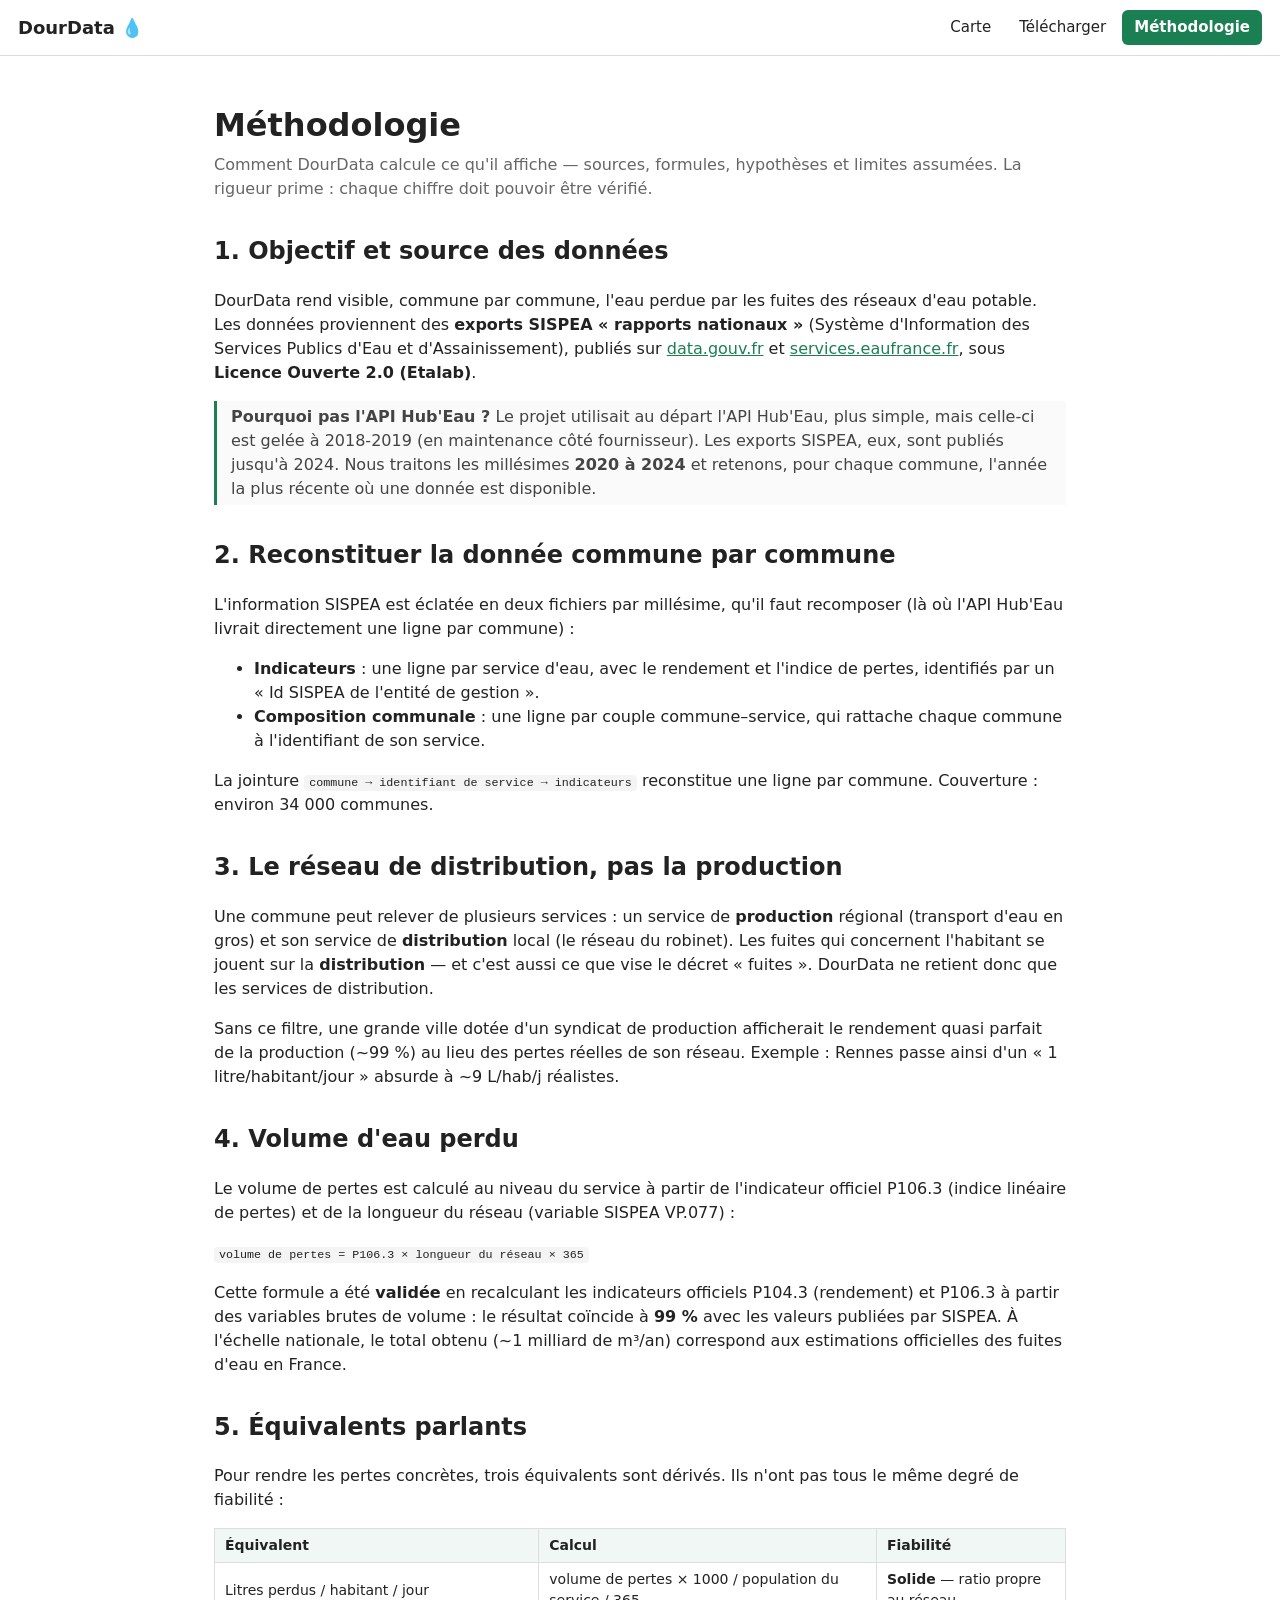
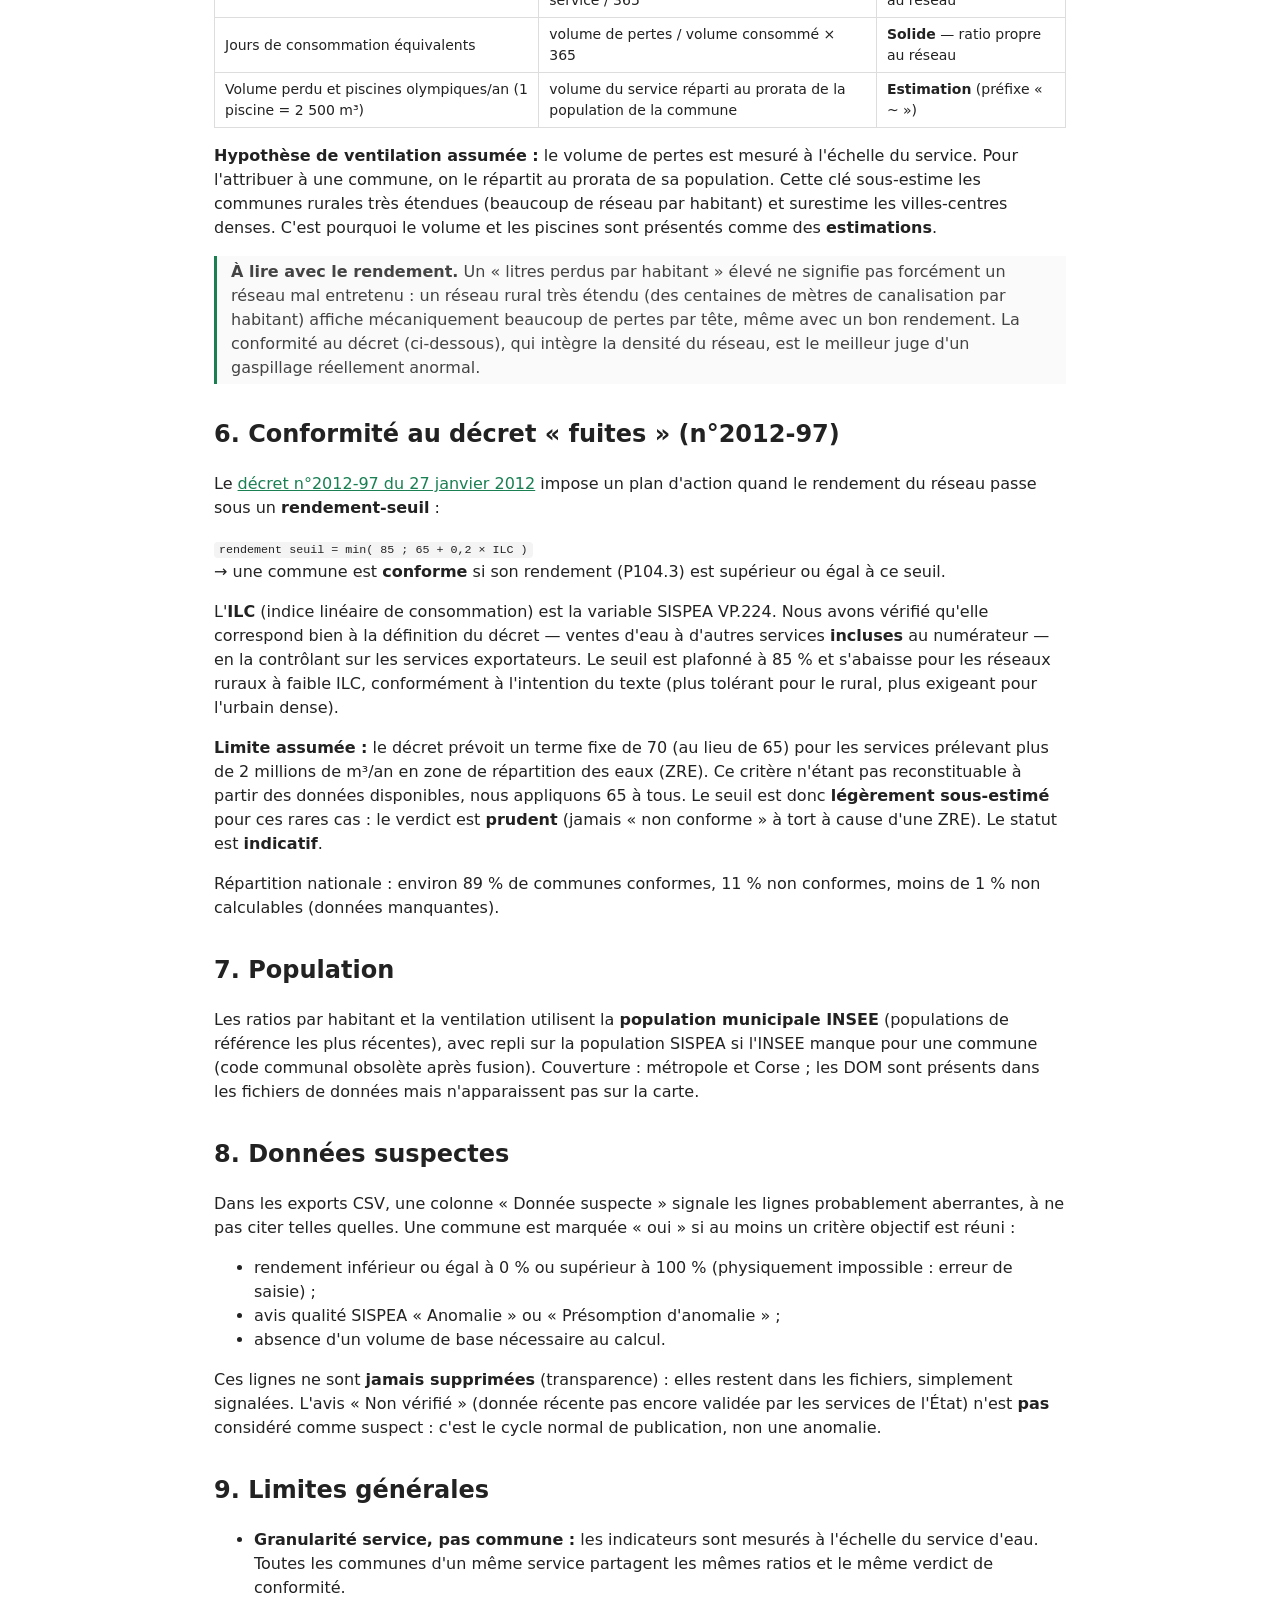
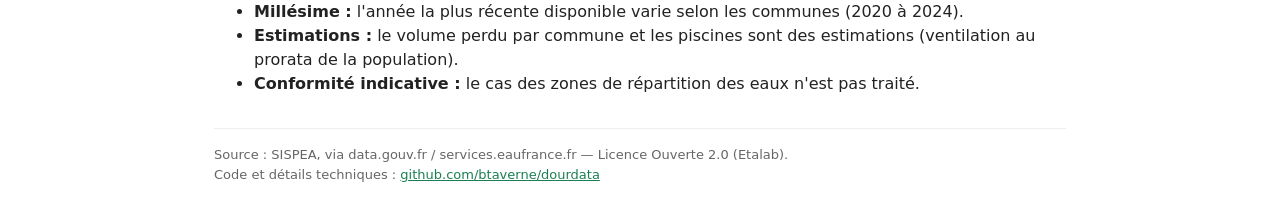
<file: docs/methodologie.html>
<!DOCTYPE html>
<html lang="fr">
<head>
<meta charset="utf-8">
<meta name="viewport" content="width=device-width, initial-scale=1">
<title>DourData — méthodologie</title>
<link rel="stylesheet" href="style.css">
</head>
<body>

<nav class="nav">
  <a href="index.html" class="brand">DourData 💧</a>
  <div class="links">
    <a href="index.html">Carte</a>
    <a href="telecharger.html">Télécharger</a>
    <a href="methodologie.html" class="active">Méthodologie</a>
  </div>
</nav>

<div class="contenu">
  <h1>Méthodologie</h1>
  <p class="sub">Comment DourData calcule ce qu'il affiche — sources, formules, hypothèses
     et limites assumées. La rigueur prime : chaque chiffre doit pouvoir être vérifié.</p>

  <h2>1. Objectif et source des données</h2>
  <p>DourData rend visible, commune par commune, l'eau perdue par les fuites des réseaux d'eau
     potable. Les données proviennent des <b>exports SISPEA « rapports nationaux »</b> (Système
     d'Information des Services Publics d'Eau et d'Assainissement), publiés sur
     <a href="https://www.data.gouv.fr/datasets/services-publics-deau-potable-jeux-de-donnees-exploites-pour-les-rapports-nationaux-sispea-1">data.gouv.fr</a>
     et <a href="https://www.services.eaufrance.fr">services.eaufrance.fr</a>, sous
     <b>Licence Ouverte 2.0 (Etalab)</b>.</p>
  <blockquote>
    <b>Pourquoi pas l'API Hub'Eau ?</b> Le projet utilisait au départ l'API Hub'Eau, plus simple,
    mais celle-ci est gelée à 2018-2019 (en maintenance côté fournisseur). Les exports SISPEA,
    eux, sont publiés jusqu'à 2024. Nous traitons les millésimes <b>2020 à 2024</b> et retenons,
    pour chaque commune, l'année la plus récente où une donnée est disponible.
  </blockquote>

  <h2>2. Reconstituer la donnée commune par commune</h2>
  <p>L'information SISPEA est éclatée en deux fichiers par millésime, qu'il faut recomposer (là où
     l'API Hub'Eau livrait directement une ligne par commune) :</p>
  <ul>
    <li><b>Indicateurs</b> : une ligne par service d'eau, avec le rendement et l'indice de pertes,
        identifiés par un « Id SISPEA de l'entité de gestion ».</li>
    <li><b>Composition communale</b> : une ligne par couple commune–service, qui rattache chaque
        commune à l'identifiant de son service.</li>
  </ul>
  <p>La jointure <code>commune → identifiant de service → indicateurs</code> reconstitue une ligne
     par commune. Couverture : environ 34 000 communes.</p>

  <h2>3. Le réseau de distribution, pas la production</h2>
  <p>Une commune peut relever de plusieurs services : un service de <b>production</b> régional
     (transport d'eau en gros) et son service de <b>distribution</b> local (le réseau du robinet).
     Les fuites qui concernent l'habitant se jouent sur la <b>distribution</b> — et c'est aussi ce
     que vise le décret « fuites ». DourData ne retient donc que les services de distribution.</p>
  <p>Sans ce filtre, une grande ville dotée d'un syndicat de production afficherait le rendement
     quasi parfait de la production (~99 %) au lieu des pertes réelles de son réseau. Exemple :
     Rennes passe ainsi d'un « 1 litre/habitant/jour » absurde à ~9 L/hab/j réalistes.</p>

  <h2>4. Volume d'eau perdu</h2>
  <p>Le volume de pertes est calculé au niveau du service à partir de l'indicateur officiel P106.3
     (indice linéaire de pertes) et de la longueur du réseau (variable SISPEA VP.077) :</p>
  <p><code>volume de pertes = P106.3 × longueur du réseau × 365</code></p>
  <p>Cette formule a été <b>validée</b> en recalculant les indicateurs officiels P104.3 (rendement)
     et P106.3 à partir des variables brutes de volume : le résultat coïncide à <b>99 %</b> avec les
     valeurs publiées par SISPEA. À l'échelle nationale, le total obtenu (~1 milliard de m³/an)
     correspond aux estimations officielles des fuites d'eau en France.</p>

  <h2>5. Équivalents parlants</h2>
  <p>Pour rendre les pertes concrètes, trois équivalents sont dérivés. Ils n'ont pas tous le même
     degré de fiabilité :</p>
  <table>
    <tr><th>Équivalent</th><th>Calcul</th><th>Fiabilité</th></tr>
    <tr><td>Litres perdus / habitant / jour</td>
        <td>volume de pertes × 1000 / population du service / 365</td>
        <td><b>Solide</b> — ratio propre au réseau</td></tr>
    <tr><td>Jours de consommation équivalents</td>
        <td>volume de pertes / volume consommé × 365</td>
        <td><b>Solide</b> — ratio propre au réseau</td></tr>
    <tr><td>Volume perdu et piscines olympiques/an (1 piscine = 2 500 m³)</td>
        <td>volume du service réparti au prorata de la population de la commune</td>
        <td><b>Estimation</b> (préfixe « ~ »)</td></tr>
  </table>
  <p><b>Hypothèse de ventilation assumée :</b> le volume de pertes est mesuré à l'échelle du service.
     Pour l'attribuer à une commune, on le répartit au prorata de sa population. Cette clé sous-estime
     les communes rurales très étendues (beaucoup de réseau par habitant) et surestime les
     villes-centres denses. C'est pourquoi le volume et les piscines sont présentés comme des
     <b>estimations</b>.</p>
  <blockquote>
    <b>À lire avec le rendement.</b> Un « litres perdus par habitant » élevé ne signifie pas
    forcément un réseau mal entretenu : un réseau rural très étendu (des centaines de mètres de
    canalisation par habitant) affiche mécaniquement beaucoup de pertes par tête, même avec un bon
    rendement. La conformité au décret (ci-dessous), qui intègre la densité du réseau, est le
    meilleur juge d'un gaspillage réellement anormal.
  </blockquote>

  <h2>6. Conformité au décret « fuites » (n°2012-97)</h2>
  <p>Le <a href="https://www.legifrance.gouv.fr/jorf/id/JORFTEXT000025208197">décret n°2012-97 du
     27 janvier 2012</a> impose un plan d'action quand le rendement du réseau passe sous un
     <b>rendement-seuil</b> :</p>
  <p><code>rendement seuil = min( 85 ; 65 + 0,2 × ILC )</code><br>
     → une commune est <b>conforme</b> si son rendement (P104.3) est supérieur ou égal à ce seuil.</p>
  <p>L'<b>ILC</b> (indice linéaire de consommation) est la variable SISPEA VP.224. Nous avons vérifié
     qu'elle correspond bien à la définition du décret — ventes d'eau à d'autres services <b>incluses</b>
     au numérateur — en la contrôlant sur les services exportateurs. Le seuil est plafonné à 85 % et
     s'abaisse pour les réseaux ruraux à faible ILC, conformément à l'intention du texte (plus
     tolérant pour le rural, plus exigeant pour l'urbain dense).</p>
  <p><b>Limite assumée :</b> le décret prévoit un terme fixe de 70 (au lieu de 65) pour les services
     prélevant plus de 2 millions de m³/an en zone de répartition des eaux (ZRE). Ce critère n'étant
     pas reconstituable à partir des données disponibles, nous appliquons 65 à tous. Le seuil est donc
     <b>légèrement sous-estimé</b> pour ces rares cas : le verdict est <b>prudent</b> (jamais « non
     conforme » à tort à cause d'une ZRE). Le statut est <b>indicatif</b>.</p>
  <p>Répartition nationale : environ 89 % de communes conformes, 11 % non conformes, moins de 1 %
     non calculables (données manquantes).</p>

  <h2>7. Population</h2>
  <p>Les ratios par habitant et la ventilation utilisent la <b>population municipale INSEE</b>
     (populations de référence les plus récentes), avec repli sur la population SISPEA si l'INSEE
     manque pour une commune (code communal obsolète après fusion). Couverture : métropole et Corse ;
     les DOM sont présents dans les fichiers de données mais n'apparaissent pas sur la carte.</p>

  <h2>8. Données suspectes</h2>
  <p>Dans les exports CSV, une colonne « Donnée suspecte » signale les lignes probablement
     aberrantes, à ne pas citer telles quelles. Une commune est marquée « oui » si au moins un
     critère objectif est réuni :</p>
  <ul>
    <li>rendement inférieur ou égal à 0 % ou supérieur à 100 % (physiquement impossible : erreur
        de saisie) ;</li>
    <li>avis qualité SISPEA « Anomalie » ou « Présomption d'anomalie » ;</li>
    <li>absence d'un volume de base nécessaire au calcul.</li>
  </ul>
  <p>Ces lignes ne sont <b>jamais supprimées</b> (transparence) : elles restent dans les fichiers,
     simplement signalées. L'avis « Non vérifié » (donnée récente pas encore validée par les
     services de l'État) n'est <b>pas</b> considéré comme suspect : c'est le cycle normal de
     publication, non une anomalie.</p>

  <h2>9. Limites générales</h2>
  <ul>
    <li><b>Granularité service, pas commune :</b> les indicateurs sont mesurés à l'échelle du service
        d'eau. Toutes les communes d'un même service partagent les mêmes ratios et le même verdict de
        conformité.</li>
    <li><b>Millésime :</b> l'année la plus récente disponible varie selon les communes (2020 à 2024).</li>
    <li><b>Estimations :</b> le volume perdu par commune et les piscines sont des estimations
        (ventilation au prorata de la population).</li>
    <li><b>Conformité indicative :</b> le cas des zones de répartition des eaux n'est pas traité.</li>
  </ul>

  <footer>
    Source : SISPEA, via data.gouv.fr / services.eaufrance.fr — Licence Ouverte 2.0 (Etalab).<br>
    Code et détails techniques : <a href="https://github.com/btaverne/dourdata">github.com/btaverne/dourdata</a>
  </footer>
</div>
</body>
</html>
</file>
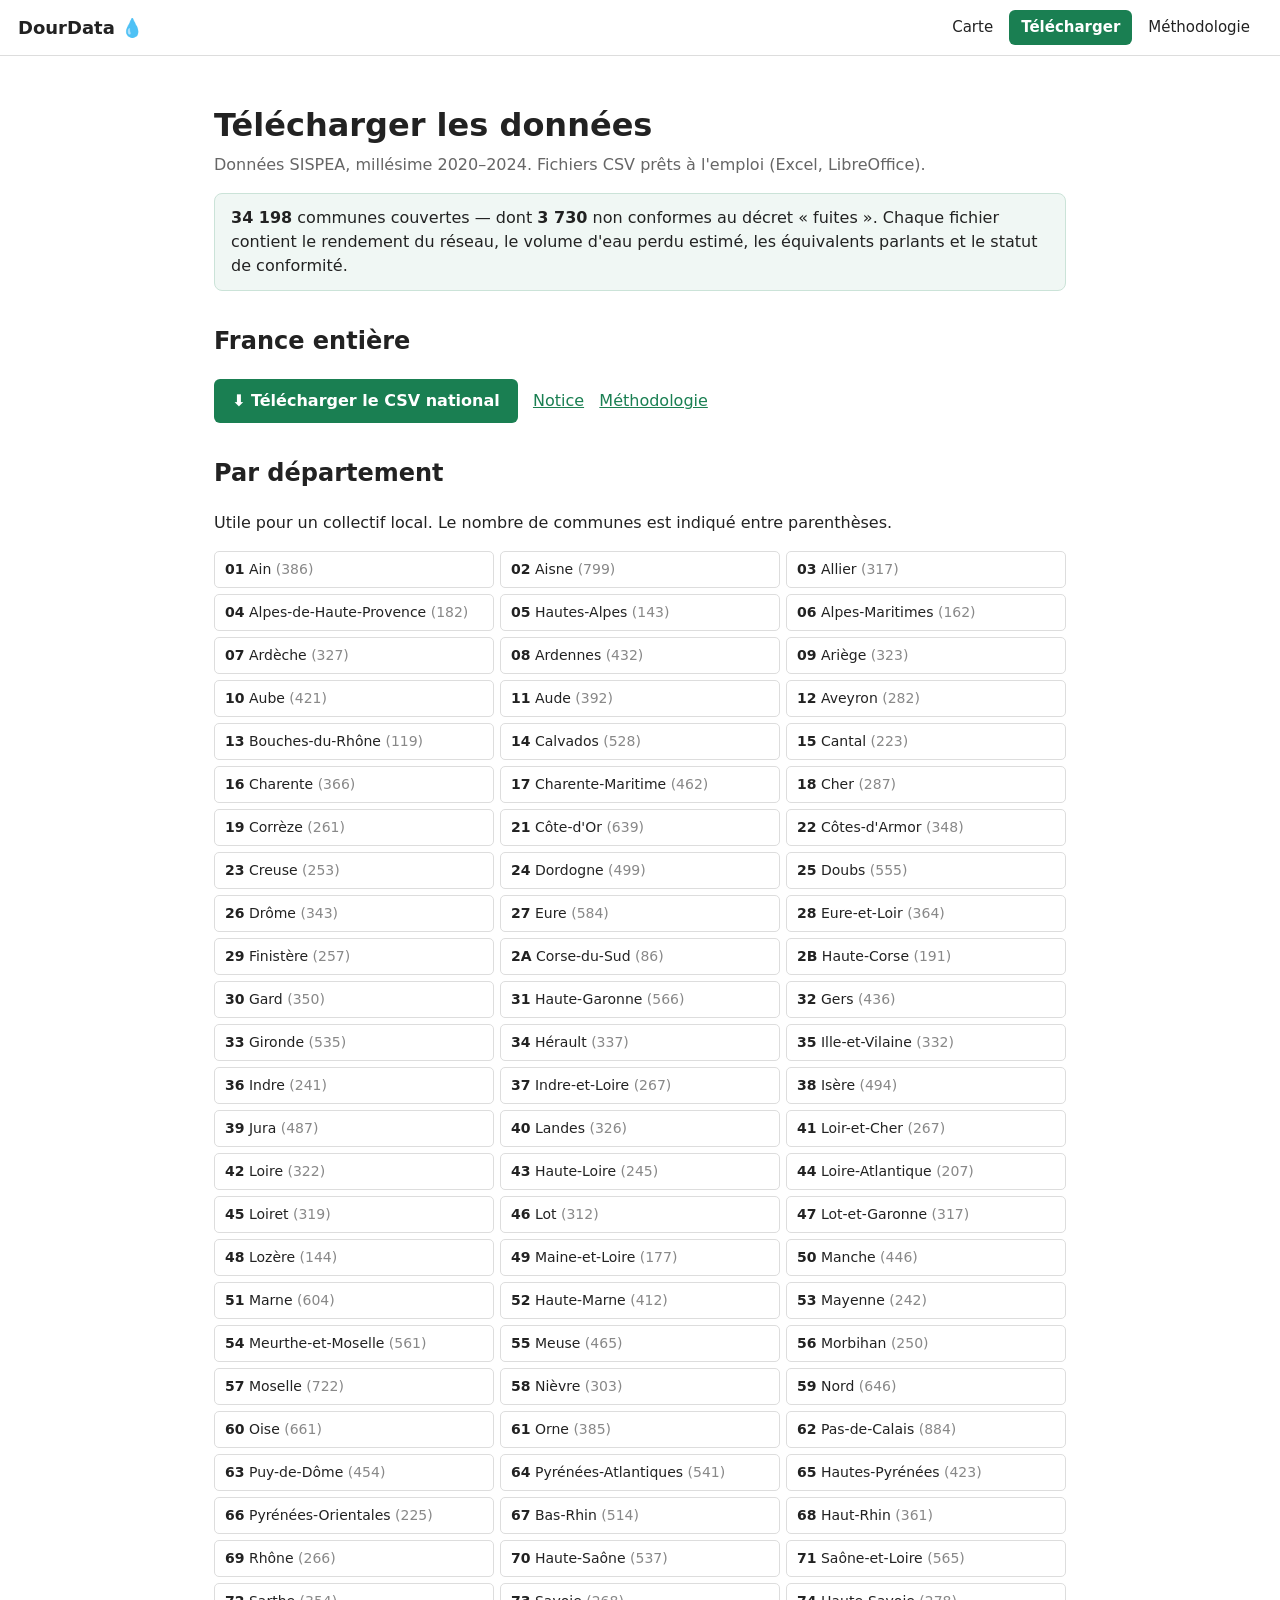
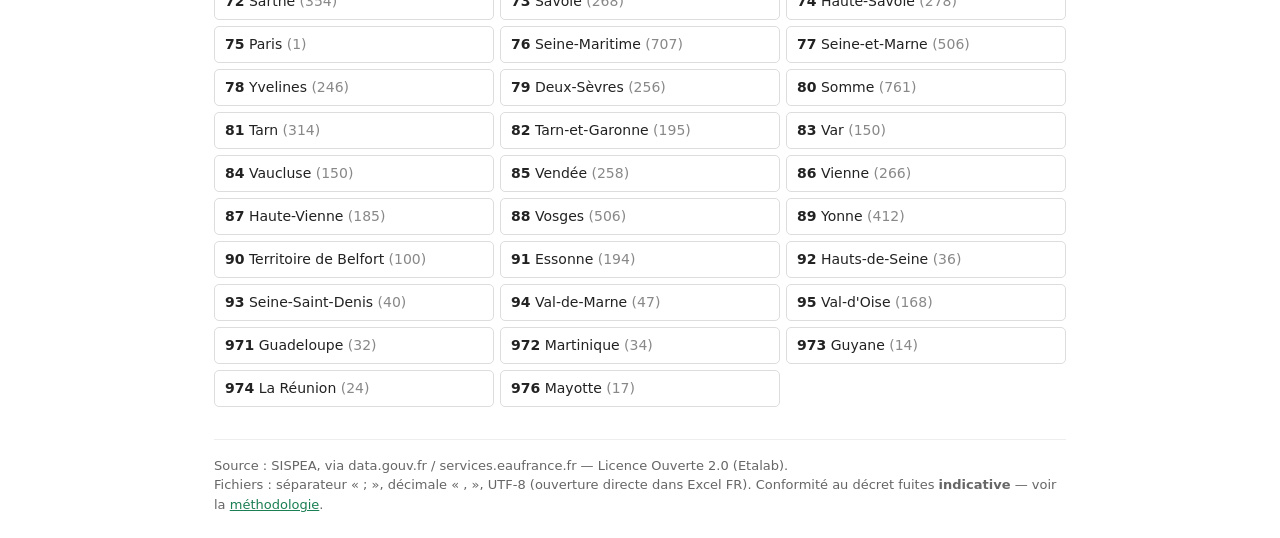
<file: docs/telecharger.html>
<!DOCTYPE html>
<html lang="fr">
<head>
<meta charset="utf-8">
<meta name="viewport" content="width=device-width, initial-scale=1">
<title>DourData — télécharger les données</title>
<link rel="stylesheet" href="style.css">
</head>
<body>
<nav class="nav">
  <a href="index.html" class="brand">DourData 💧</a>
  <div class="links">
    <a href="index.html">Carte</a>
    <a href="telecharger.html" class="active">Télécharger</a>
    <a href="methodologie.html">Méthodologie</a>
  </div>
</nav>
<div class="contenu">
  <h1>Télécharger les données</h1>
  <p class="sub">Données SISPEA, millésime 2020–2024. Fichiers CSV prêts à l'emploi (Excel, LibreOffice).</p>

  <div class="stat">
    <b>34 198</b> communes couvertes — dont <b>3 730</b> non conformes au décret
    « fuites ». Chaque fichier contient le rendement du réseau, le volume d'eau perdu estimé,
    les équivalents parlants et le statut de conformité.
  </div>

  <h2>France entière</h2>
  <p><a class="dl" href="dourdata_national.csv" download>⬇ Télécharger le CSV national</a>
     &nbsp; <a href="LISEZMOI.txt">Notice</a>
     &nbsp; <a href="methodologie.html">Méthodologie</a></p>

  <h2>Par département</h2>
  <p>Utile pour un collectif local. Le nombre de communes est indiqué entre parenthèses.</p>
  <div class="grille">
    <a class="dep" href="departements/dourdata_01.csv" download><b>01</b> Ain <span>(386)</span></a>
<a class="dep" href="departements/dourdata_02.csv" download><b>02</b> Aisne <span>(799)</span></a>
<a class="dep" href="departements/dourdata_03.csv" download><b>03</b> Allier <span>(317)</span></a>
<a class="dep" href="departements/dourdata_04.csv" download><b>04</b> Alpes-de-Haute-Provence <span>(182)</span></a>
<a class="dep" href="departements/dourdata_05.csv" download><b>05</b> Hautes-Alpes <span>(143)</span></a>
<a class="dep" href="departements/dourdata_06.csv" download><b>06</b> Alpes-Maritimes <span>(162)</span></a>
<a class="dep" href="departements/dourdata_07.csv" download><b>07</b> Ardèche <span>(327)</span></a>
<a class="dep" href="departements/dourdata_08.csv" download><b>08</b> Ardennes <span>(432)</span></a>
<a class="dep" href="departements/dourdata_09.csv" download><b>09</b> Ariège <span>(323)</span></a>
<a class="dep" href="departements/dourdata_10.csv" download><b>10</b> Aube <span>(421)</span></a>
<a class="dep" href="departements/dourdata_11.csv" download><b>11</b> Aude <span>(392)</span></a>
<a class="dep" href="departements/dourdata_12.csv" download><b>12</b> Aveyron <span>(282)</span></a>
<a class="dep" href="departements/dourdata_13.csv" download><b>13</b> Bouches-du-Rhône <span>(119)</span></a>
<a class="dep" href="departements/dourdata_14.csv" download><b>14</b> Calvados <span>(528)</span></a>
<a class="dep" href="departements/dourdata_15.csv" download><b>15</b> Cantal <span>(223)</span></a>
<a class="dep" href="departements/dourdata_16.csv" download><b>16</b> Charente <span>(366)</span></a>
<a class="dep" href="departements/dourdata_17.csv" download><b>17</b> Charente-Maritime <span>(462)</span></a>
<a class="dep" href="departements/dourdata_18.csv" download><b>18</b> Cher <span>(287)</span></a>
<a class="dep" href="departements/dourdata_19.csv" download><b>19</b> Corrèze <span>(261)</span></a>
<a class="dep" href="departements/dourdata_21.csv" download><b>21</b> Côte-d'Or <span>(639)</span></a>
<a class="dep" href="departements/dourdata_22.csv" download><b>22</b> Côtes-d'Armor <span>(348)</span></a>
<a class="dep" href="departements/dourdata_23.csv" download><b>23</b> Creuse <span>(253)</span></a>
<a class="dep" href="departements/dourdata_24.csv" download><b>24</b> Dordogne <span>(499)</span></a>
<a class="dep" href="departements/dourdata_25.csv" download><b>25</b> Doubs <span>(555)</span></a>
<a class="dep" href="departements/dourdata_26.csv" download><b>26</b> Drôme <span>(343)</span></a>
<a class="dep" href="departements/dourdata_27.csv" download><b>27</b> Eure <span>(584)</span></a>
<a class="dep" href="departements/dourdata_28.csv" download><b>28</b> Eure-et-Loir <span>(364)</span></a>
<a class="dep" href="departements/dourdata_29.csv" download><b>29</b> Finistère <span>(257)</span></a>
<a class="dep" href="departements/dourdata_2A.csv" download><b>2A</b> Corse-du-Sud <span>(86)</span></a>
<a class="dep" href="departements/dourdata_2B.csv" download><b>2B</b> Haute-Corse <span>(191)</span></a>
<a class="dep" href="departements/dourdata_30.csv" download><b>30</b> Gard <span>(350)</span></a>
<a class="dep" href="departements/dourdata_31.csv" download><b>31</b> Haute-Garonne <span>(566)</span></a>
<a class="dep" href="departements/dourdata_32.csv" download><b>32</b> Gers <span>(436)</span></a>
<a class="dep" href="departements/dourdata_33.csv" download><b>33</b> Gironde <span>(535)</span></a>
<a class="dep" href="departements/dourdata_34.csv" download><b>34</b> Hérault <span>(337)</span></a>
<a class="dep" href="departements/dourdata_35.csv" download><b>35</b> Ille-et-Vilaine <span>(332)</span></a>
<a class="dep" href="departements/dourdata_36.csv" download><b>36</b> Indre <span>(241)</span></a>
<a class="dep" href="departements/dourdata_37.csv" download><b>37</b> Indre-et-Loire <span>(267)</span></a>
<a class="dep" href="departements/dourdata_38.csv" download><b>38</b> Isère <span>(494)</span></a>
<a class="dep" href="departements/dourdata_39.csv" download><b>39</b> Jura <span>(487)</span></a>
<a class="dep" href="departements/dourdata_40.csv" download><b>40</b> Landes <span>(326)</span></a>
<a class="dep" href="departements/dourdata_41.csv" download><b>41</b> Loir-et-Cher <span>(267)</span></a>
<a class="dep" href="departements/dourdata_42.csv" download><b>42</b> Loire <span>(322)</span></a>
<a class="dep" href="departements/dourdata_43.csv" download><b>43</b> Haute-Loire <span>(245)</span></a>
<a class="dep" href="departements/dourdata_44.csv" download><b>44</b> Loire-Atlantique <span>(207)</span></a>
<a class="dep" href="departements/dourdata_45.csv" download><b>45</b> Loiret <span>(319)</span></a>
<a class="dep" href="departements/dourdata_46.csv" download><b>46</b> Lot <span>(312)</span></a>
<a class="dep" href="departements/dourdata_47.csv" download><b>47</b> Lot-et-Garonne <span>(317)</span></a>
<a class="dep" href="departements/dourdata_48.csv" download><b>48</b> Lozère <span>(144)</span></a>
<a class="dep" href="departements/dourdata_49.csv" download><b>49</b> Maine-et-Loire <span>(177)</span></a>
<a class="dep" href="departements/dourdata_50.csv" download><b>50</b> Manche <span>(446)</span></a>
<a class="dep" href="departements/dourdata_51.csv" download><b>51</b> Marne <span>(604)</span></a>
<a class="dep" href="departements/dourdata_52.csv" download><b>52</b> Haute-Marne <span>(412)</span></a>
<a class="dep" href="departements/dourdata_53.csv" download><b>53</b> Mayenne <span>(242)</span></a>
<a class="dep" href="departements/dourdata_54.csv" download><b>54</b> Meurthe-et-Moselle <span>(561)</span></a>
<a class="dep" href="departements/dourdata_55.csv" download><b>55</b> Meuse <span>(465)</span></a>
<a class="dep" href="departements/dourdata_56.csv" download><b>56</b> Morbihan <span>(250)</span></a>
<a class="dep" href="departements/dourdata_57.csv" download><b>57</b> Moselle <span>(722)</span></a>
<a class="dep" href="departements/dourdata_58.csv" download><b>58</b> Nièvre <span>(303)</span></a>
<a class="dep" href="departements/dourdata_59.csv" download><b>59</b> Nord <span>(646)</span></a>
<a class="dep" href="departements/dourdata_60.csv" download><b>60</b> Oise <span>(661)</span></a>
<a class="dep" href="departements/dourdata_61.csv" download><b>61</b> Orne <span>(385)</span></a>
<a class="dep" href="departements/dourdata_62.csv" download><b>62</b> Pas-de-Calais <span>(884)</span></a>
<a class="dep" href="departements/dourdata_63.csv" download><b>63</b> Puy-de-Dôme <span>(454)</span></a>
<a class="dep" href="departements/dourdata_64.csv" download><b>64</b> Pyrénées-Atlantiques <span>(541)</span></a>
<a class="dep" href="departements/dourdata_65.csv" download><b>65</b> Hautes-Pyrénées <span>(423)</span></a>
<a class="dep" href="departements/dourdata_66.csv" download><b>66</b> Pyrénées-Orientales <span>(225)</span></a>
<a class="dep" href="departements/dourdata_67.csv" download><b>67</b> Bas-Rhin <span>(514)</span></a>
<a class="dep" href="departements/dourdata_68.csv" download><b>68</b> Haut-Rhin <span>(361)</span></a>
<a class="dep" href="departements/dourdata_69.csv" download><b>69</b> Rhône <span>(266)</span></a>
<a class="dep" href="departements/dourdata_70.csv" download><b>70</b> Haute-Saône <span>(537)</span></a>
<a class="dep" href="departements/dourdata_71.csv" download><b>71</b> Saône-et-Loire <span>(565)</span></a>
<a class="dep" href="departements/dourdata_72.csv" download><b>72</b> Sarthe <span>(354)</span></a>
<a class="dep" href="departements/dourdata_73.csv" download><b>73</b> Savoie <span>(268)</span></a>
<a class="dep" href="departements/dourdata_74.csv" download><b>74</b> Haute-Savoie <span>(278)</span></a>
<a class="dep" href="departements/dourdata_75.csv" download><b>75</b> Paris <span>(1)</span></a>
<a class="dep" href="departements/dourdata_76.csv" download><b>76</b> Seine-Maritime <span>(707)</span></a>
<a class="dep" href="departements/dourdata_77.csv" download><b>77</b> Seine-et-Marne <span>(506)</span></a>
<a class="dep" href="departements/dourdata_78.csv" download><b>78</b> Yvelines <span>(246)</span></a>
<a class="dep" href="departements/dourdata_79.csv" download><b>79</b> Deux-Sèvres <span>(256)</span></a>
<a class="dep" href="departements/dourdata_80.csv" download><b>80</b> Somme <span>(761)</span></a>
<a class="dep" href="departements/dourdata_81.csv" download><b>81</b> Tarn <span>(314)</span></a>
<a class="dep" href="departements/dourdata_82.csv" download><b>82</b> Tarn-et-Garonne <span>(195)</span></a>
<a class="dep" href="departements/dourdata_83.csv" download><b>83</b> Var <span>(150)</span></a>
<a class="dep" href="departements/dourdata_84.csv" download><b>84</b> Vaucluse <span>(150)</span></a>
<a class="dep" href="departements/dourdata_85.csv" download><b>85</b> Vendée <span>(258)</span></a>
<a class="dep" href="departements/dourdata_86.csv" download><b>86</b> Vienne <span>(266)</span></a>
<a class="dep" href="departements/dourdata_87.csv" download><b>87</b> Haute-Vienne <span>(185)</span></a>
<a class="dep" href="departements/dourdata_88.csv" download><b>88</b> Vosges <span>(506)</span></a>
<a class="dep" href="departements/dourdata_89.csv" download><b>89</b> Yonne <span>(412)</span></a>
<a class="dep" href="departements/dourdata_90.csv" download><b>90</b> Territoire de Belfort <span>(100)</span></a>
<a class="dep" href="departements/dourdata_91.csv" download><b>91</b> Essonne <span>(194)</span></a>
<a class="dep" href="departements/dourdata_92.csv" download><b>92</b> Hauts-de-Seine <span>(36)</span></a>
<a class="dep" href="departements/dourdata_93.csv" download><b>93</b> Seine-Saint-Denis <span>(40)</span></a>
<a class="dep" href="departements/dourdata_94.csv" download><b>94</b> Val-de-Marne <span>(47)</span></a>
<a class="dep" href="departements/dourdata_95.csv" download><b>95</b> Val-d'Oise <span>(168)</span></a>
<a class="dep" href="departements/dourdata_971.csv" download><b>971</b> Guadeloupe <span>(32)</span></a>
<a class="dep" href="departements/dourdata_972.csv" download><b>972</b> Martinique <span>(34)</span></a>
<a class="dep" href="departements/dourdata_973.csv" download><b>973</b> Guyane <span>(14)</span></a>
<a class="dep" href="departements/dourdata_974.csv" download><b>974</b> La Réunion <span>(24)</span></a>
<a class="dep" href="departements/dourdata_976.csv" download><b>976</b> Mayotte <span>(17)</span></a>
  </div>

  <footer>
    Source : SISPEA, via data.gouv.fr / services.eaufrance.fr — Licence Ouverte 2.0 (Etalab).<br>
    Fichiers : séparateur « ; », décimale « , », UTF-8 (ouverture directe dans Excel FR).
    Conformité au décret fuites <b>indicative</b> — voir la
    <a href="methodologie.html">méthodologie</a>.
  </footer>
</div>
</body>
</html>
</file>
<file: docs/style.css>
/* DourData — styles communs aux trois pages (carte, télécharger, méthodologie).
   Repris de l'esthétique de la page de téléchargement : sobre, lisible, vert
   d'accent #1a7f52, typographie système. */

:root {
  --accent: #1a7f52;
  --accent-d: #14663f;
  --texte: #222;
  --gris: #666;
  --bord: #ddd;
  --fond-doux: #f0f7f4;
}

* { box-sizing: border-box; }

body {
  margin: 0;
  font-family: system-ui, -apple-system, sans-serif;
  color: var(--texte);
  line-height: 1.5;
}

a { color: var(--accent); }

/* --- Barre de navigation commune --- */
.nav {
  display: flex;
  align-items: center;
  justify-content: space-between;
  flex-wrap: wrap;
  gap: 8px;
  padding: 10px 18px;
  background: #fff;
  border-bottom: 1px solid var(--bord);
}
.nav .brand {
  font-weight: 700;
  font-size: 18px;
  color: var(--texte);
  text-decoration: none;
}
.nav .links { display: flex; gap: 4px; }
.nav .links a {
  padding: 6px 12px;
  border-radius: 6px;
  text-decoration: none;
  color: var(--texte);
  font-size: 15px;
}
.nav .links a:hover { background: var(--fond-doux); }
.nav .links a.active {
  background: var(--accent);
  color: #fff;
  font-weight: 600;
}

/* --- Boutons et blocs partagés --- */
.dl {
  display: inline-block;
  background: var(--accent);
  color: #fff;
  padding: 10px 18px;
  border-radius: 6px;
  text-decoration: none;
  font-weight: 600;
}
.dl:hover { background: var(--accent-d); }

.stat {
  background: var(--fond-doux);
  border: 1px solid #cbe3d8;
  border-radius: 8px;
  padding: 12px 16px;
}

/* --- Contenu texte (télécharger, méthodologie) --- */
.contenu { max-width: 900px; margin: 0 auto; padding: 24px; }
.contenu h1 { margin-bottom: 4px; }
.contenu h2 { margin-top: 32px; }
.sub { color: var(--gris); margin-top: 0; }
footer {
  margin-top: 32px; padding-top: 16px;
  border-top: 1px solid #eee; color: var(--gris); font-size: 13px;
}

/* Grille des départements (page télécharger) */
.grille {
  display: grid;
  grid-template-columns: repeat(auto-fill, minmax(210px, 1fr));
  gap: 6px; margin-top: 12px;
}
.dep {
  display: block; padding: 7px 10px;
  border: 1px solid var(--bord); border-radius: 5px;
  text-decoration: none; color: var(--texte); font-size: 14px;
}
.dep:hover { background: var(--fond-doux); border-color: var(--accent); }
.dep span { color: #888; }

/* Tableaux de la page méthodologie */
.contenu table { border-collapse: collapse; margin: 12px 0; width: 100%; }
.contenu th, .contenu td {
  border: 1px solid var(--bord); padding: 6px 10px; text-align: left; font-size: 14px;
}
.contenu th { background: var(--fond-doux); }
.contenu code {
  background: #f4f4f4; padding: 1px 5px; border-radius: 4px;
  font-size: 90%;
}
.contenu blockquote {
  border-left: 3px solid var(--accent); margin: 12px 0; padding: 4px 14px;
  color: #444; background: #fafafa;
}
</file>
